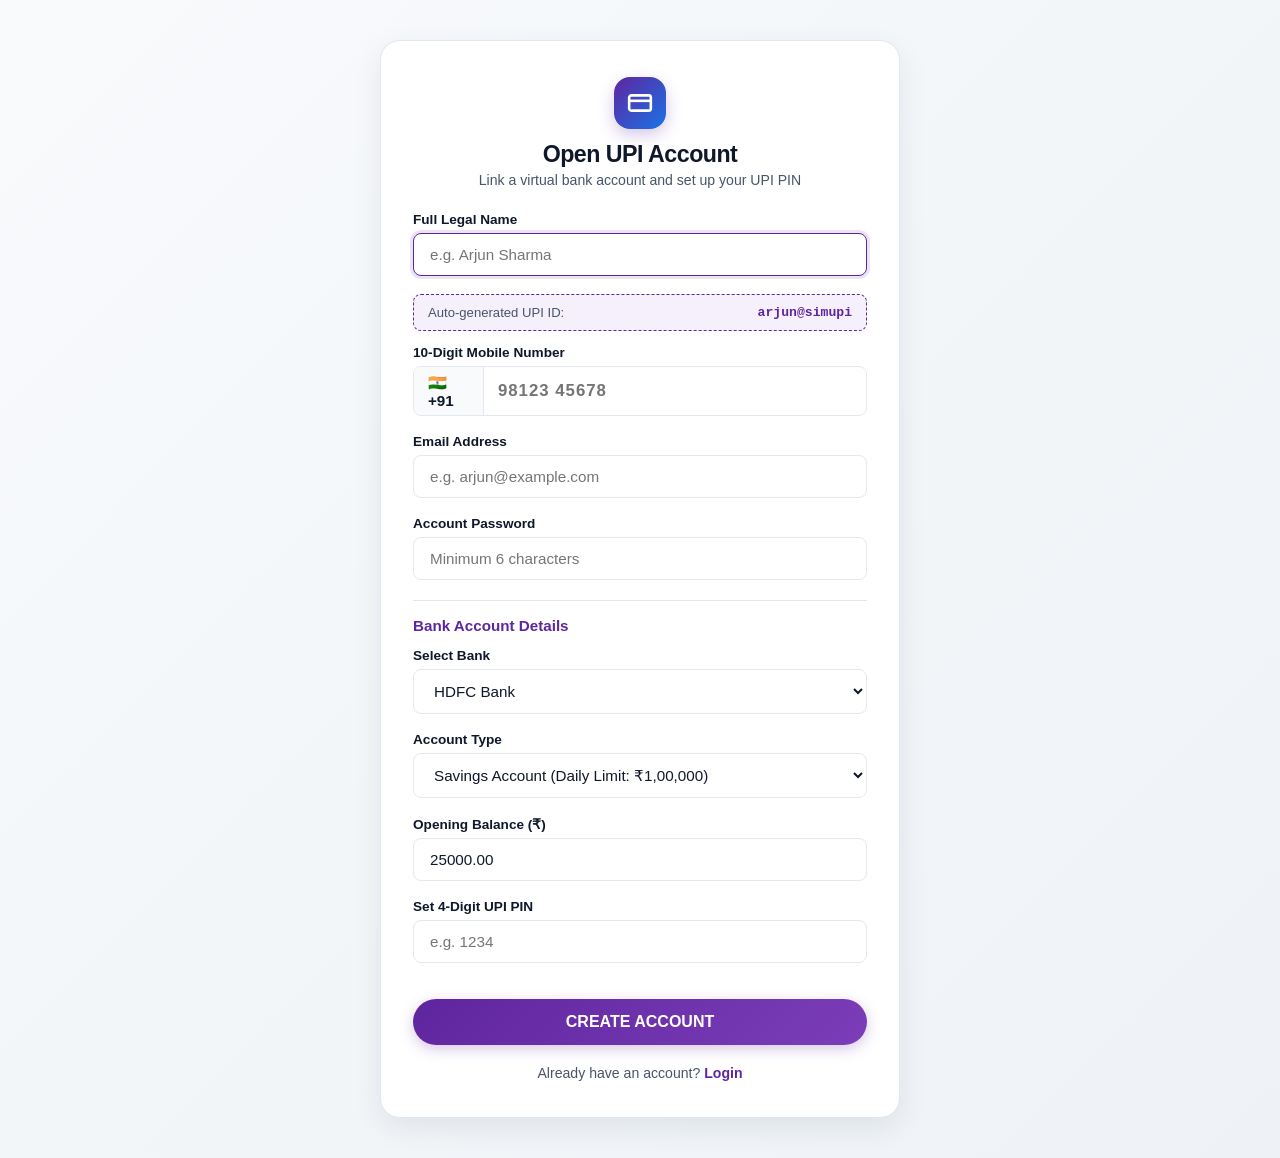
<file: docs/pages/register.html>
<!DOCTYPE html>
<html lang="en">
<head>
    <meta charset="UTF-8">
    <meta name="viewport" content="width=device-width, initial-scale=1.0">
    <title>Open Account - UPI Pay</title>
    <link rel="stylesheet" href="../css/style.css">
    <style>
        .register-page-container {
            min-height: 100vh;
            display: flex;
            flex-direction: column;
            justify-content: center;
            align-items: center;
            padding: 40px 16px;
            background: linear-gradient(135deg, #f8fafc 0%, #eef2f6 100%);
        }

        .register-card {
            width: 100%;
            max-width: 520px;
            background: #ffffff;
            border-radius: var(--radius-lg);
            padding: 36px 32px;
            box-shadow: 0 10px 30px rgba(15, 23, 42, 0.08);
            border: 1px solid var(--border-color);
        }
    </style>
</head>
<body>
    <div class="register-page-container">
        <div class="register-card">
            <div style="text-align: center; margin-bottom: 24px;">
                <div style="width: 52px; height: 52px; border-radius: 16px; background: linear-gradient(135deg, var(--primary), var(--secondary)); color: #fff; display: inline-flex; align-items: center; justify-content: center; margin-bottom: 12px; box-shadow: 0 6px 16px rgba(95, 37, 159, 0.25);">
                    <svg width="26" height="26" viewBox="0 0 24 24" fill="none" stroke="currentColor" stroke-width="2.4">
                        <rect x="2" y="5" width="20" height="14" rx="2"></rect>
                        <line x1="2" y1="10" x2="22" y2="10"></line>
                    </svg>
                </div>
                <h1 style="font-size: 1.45rem; font-weight: 800; letter-spacing: -0.5px;">Open UPI Account</h1>
                <p style="font-size: 0.88rem; color: var(--text-secondary); margin-top: 4px;">Link a virtual bank account and set up your UPI PIN</p>
            </div>

            <form id="register-form">
                <div class="form-group">
                    <label for="reg-name">Full Legal Name</label>
                    <input type="text" id="reg-name" class="form-control" placeholder="e.g. Arjun Sharma" required autofocus>
                </div>

                <div style="margin-bottom: 14px; font-size: 0.82rem; background: var(--primary-subtle); padding: 10px 14px; border-radius: var(--radius-sm); border: 1px dashed var(--primary); display: flex; justify-content: space-between; align-items: center;">
                    <span style="color: var(--text-secondary);">Auto-generated UPI ID:</span>
                    <strong id="upi-preview" style="color: var(--primary); font-family: monospace;">arjun@simupi</strong>
                </div>

                <div class="form-group">
                    <label for="reg-mobile">10-Digit Mobile Number</label>
                    <div class="phone-input-group">
                        <div class="country-prefix">🇮🇳 +91</div>
                        <input type="tel" id="reg-mobile" class="phone-control" placeholder="98123 45678" maxlength="10" required>
                    </div>
                </div>

                <div class="form-group">
                    <label for="reg-email">Email Address</label>
                    <input type="email" id="reg-email" class="form-control" placeholder="e.g. arjun@example.com" required>
                </div>

                <div class="form-group">
                    <label for="reg-password">Account Password</label>
                    <input type="password" id="reg-password" class="form-control" placeholder="Minimum 6 characters" minlength="6" required>
                </div>

                <hr style="border: 0; border-top: 1px solid var(--border-color); margin: 20px 0 16px;">
                <h3 style="font-size: 0.95rem; font-weight: 800; color: var(--primary); margin-bottom: 14px;">
                    Bank Account Details
                </h3>

                <div class="form-group">
                    <label for="reg-bank">Select Bank</label>
                    <select id="reg-bank" class="form-control" required>
                        <option value="HDFC Bank">HDFC Bank</option>
                        <option value="State Bank of India">State Bank of India (SBI)</option>
                        <option value="ICICI Bank">ICICI Bank</option>
                        <option value="Axis Bank">Axis Bank</option>
                        <option value="Punjab National Bank">Punjab National Bank</option>
                    </select>
                </div>

                <div class="form-group">
                    <label for="reg-type">Account Type</label>
                    <select id="reg-type" class="form-control" required>
                        <option value="SAVINGS">Savings Account (Daily Limit: ₹1,00,000)</option>
                        <option value="CURRENT">Current Account (Daily Limit: ₹2,00,000)</option>
                    </select>
                </div>

                <div class="form-group">
                    <label for="reg-balance">Opening Balance (₹)</label>
                    <input type="number" id="reg-balance" class="form-control" value="25000.00" min="1000" step="500" required>
                </div>

                <div class="form-group">
                    <label for="reg-pin">Set 4-Digit UPI PIN</label>
                    <input type="password" id="reg-pin" class="form-control" placeholder="e.g. 1234" maxlength="4" minlength="4" required>
                </div>

                <button type="submit" class="btn btn-primary" id="reg-submit-btn" style="margin-top: 18px; padding: 14px; font-size: 1rem;">
                    CREATE ACCOUNT
                </button>
            </form>

            <div style="text-align: center; margin-top: 20px; font-size: 0.88rem; color: var(--text-secondary);">
                Already have an account? 
                <a href="login.html" style="color: var(--primary); font-weight: 700; text-decoration: none;">Login</a>
            </div>
        </div>
    </div>

    <script src="../js/app.js"></script>
    <script src="../js/auth.js"></script>
    <script>
        document.addEventListener('DOMContentLoaded', () => {
            AuthModule.initRegisterPage();
        });
    </script>
</body>
</html>
</file>
<file: docs/css/style.css>
/* ====================================================================
   UPI Pay - Desktop-Default & Mobile-Responsive Design System
   Inspired by Google Pay & PhonePe Digital Payment Platforms
   ==================================================================== */

:root {
    --primary: #5f259f;           /* PhonePe Royal Purple */
    --primary-light: #7b3eb8;
    --primary-dark: #461678;
    --primary-subtle: #f5f0fb;
    --secondary: #1a73e8;         /* Google Pay Royal Blue */
    --secondary-subtle: #e8f0fe;
    --accent: #00d09c;            /* Mint Accent */
    --bg-page: #f8fafc;           /* Clean Modern Background */
    --bg-surface: #ffffff;
    --text-primary: #0f172a;
    --text-secondary: #475569;
    --text-muted: #94a3b8;
    --border-color: #e2e8f0;
    --border-subtle: #f1f5f9;
    --success: #059669;
    --success-bg: #ecfdf5;
    --danger: #dc2626;
    --danger-bg: #fef2f2;
    --warning: #d97706;
    --warning-bg: #fffbeb;
    --shadow-sm: 0 1px 3px rgba(15, 23, 42, 0.06);
    --shadow-md: 0 4px 14px rgba(15, 23, 42, 0.08);
    --shadow-lg: 0 10px 28px rgba(15, 23, 42, 0.12);
    --radius-sm: 8px;
    --radius-md: 14px;
    --radius-lg: 20px;
    --radius-pill: 9999px;
    --transition: all 0.2s cubic-bezier(0.4, 0, 0.2, 1);
}

* {
    margin: 0;
    padding: 0;
    box-sizing: border-box;
    font-family: -apple-system, BlinkMacSystemFont, "Segoe UI", Roboto, "Helvetica Neue", Arial, sans-serif;
    -webkit-tap-highlight-color: transparent;
}

body {
    background-color: var(--bg-page);
    color: var(--text-primary);
    min-height: 100vh;
    display: flex;
    flex-direction: column;
}

/* ====================================================================
   Desktop Top Navigation Bar
   ==================================================================== */
.desktop-navbar {
    background: #ffffff;
    border-bottom: 1px solid var(--border-color);
    position: sticky;
    top: 0;
    z-index: 100;
    box-shadow: 0 2px 8px rgba(0, 0, 0, 0.04);
}

.desktop-navbar-inner {
    max-width: 1200px;
    margin: 0 auto;
    padding: 0 24px;
    height: 68px;
    display: flex;
    align-items: center;
    justify-content: space-between;
}

.nav-brand {
    display: flex;
    align-items: center;
    gap: 10px;
    text-decoration: none;
    color: var(--primary);
    font-weight: 800;
    font-size: 1.35rem;
    letter-spacing: -0.5px;
}

.brand-icon {
    width: 38px;
    height: 38px;
    border-radius: 10px;
    background: linear-gradient(135deg, var(--primary), var(--secondary));
    color: white;
    display: flex;
    align-items: center;
    justify-content: center;
    box-shadow: 0 4px 10px rgba(95, 37, 159, 0.25);
}

.nav-links {
    display: flex;
    align-items: center;
    gap: 8px;
    list-style: none;
}

.nav-link {
    display: flex;
    align-items: center;
    gap: 8px;
    padding: 8px 16px;
    border-radius: var(--radius-pill);
    text-decoration: none;
    color: var(--text-secondary);
    font-size: 0.92rem;
    font-weight: 600;
    transition: var(--transition);
}

.nav-link:hover {
    color: var(--primary);
    background: var(--primary-subtle);
}

.nav-link.active {
    color: #ffffff;
    background: var(--primary);
}

.nav-link svg {
    width: 18px;
    height: 18px;
}

.nav-user-actions {
    display: flex;
    align-items: center;
    gap: 14px;
}

.user-profile-badge {
    display: flex;
    align-items: center;
    gap: 10px;
    padding: 6px 14px 6px 6px;
    background: var(--primary-subtle);
    border-radius: var(--radius-pill);
    border: 1px solid rgba(95, 37, 159, 0.15);
}

.user-avatar-sm {
    width: 32px;
    height: 32px;
    border-radius: 50%;
    background: linear-gradient(135deg, var(--primary), var(--secondary));
    color: white;
    font-weight: 700;
    display: flex;
    align-items: center;
    justify-content: center;
    font-size: 0.85rem;
}

.user-name-sm {
    font-size: 0.85rem;
    font-weight: 700;
    color: var(--primary);
    line-height: 1.1;
}

.user-upi-sm {
    font-size: 0.72rem;
    color: var(--text-secondary);
}

.btn-logout {
    border: 1px solid var(--border-color);
    background: #ffffff;
    padding: 8px 14px;
    border-radius: var(--radius-pill);
    cursor: pointer;
    color: var(--danger);
    font-weight: 600;
    font-size: 0.85rem;
    display: flex;
    align-items: center;
    gap: 6px;
    transition: var(--transition);
}

.btn-logout:hover {
    background: var(--danger-bg);
    border-color: #fca5a5;
}

/* ====================================================================
   Main Responsive Layout Containers
   ==================================================================== */
.main-wrapper {
    max-width: 1200px;
    width: 100%;
    margin: 0 auto;
    padding: 28px 24px 60px;
    flex: 1;
}

/* 2-Column Responsive Dashboard Layout */
.dashboard-grid {
    display: grid;
    grid-template-columns: 400px 1fr;
    gap: 28px;
    align-items: start;
}

/* Centered Form Layout (For Login, Register, Send) */
.auth-wrapper {
    max-width: 440px;
    margin: 40px auto;
    width: 100%;
}

.centered-page-wrapper {
    max-width: 620px;
    margin: 20px auto;
    width: 100%;
}

/* ====================================================================
   Cards & Surfaces
   ==================================================================== */
.card {
    background: var(--bg-surface);
    border-radius: var(--radius-md);
    padding: 24px;
    border: 1px solid var(--border-color);
    box-shadow: var(--shadow-sm);
    transition: var(--transition);
}

.card:hover {
    box-shadow: var(--shadow-md);
}

.card-title {
    font-size: 1.05rem;
    font-weight: 800;
    color: var(--text-primary);
    margin-bottom: 16px;
    display: flex;
    align-items: center;
    justify-content: space-between;
}

/* ====================================================================
   Virtual Bank Account Card (PhonePe Signature Gradient)
   ==================================================================== */
.bank-card {
    background: linear-gradient(135deg, #4a154b, #5f259f 50%, #1a73e8 100%);
    border-radius: var(--radius-lg);
    padding: 24px;
    color: #ffffff;
    box-shadow: 0 10px 24px rgba(95, 37, 159, 0.28);
    position: relative;
    overflow: hidden;
}

.bank-card::after {
    content: '';
    position: absolute;
    top: -50px;
    right: -50px;
    width: 140px;
    height: 140px;
    border-radius: 50%;
    background: rgba(255, 255, 255, 0.08);
}

.bank-card-header {
    display: flex;
    justify-content: space-between;
    align-items: flex-start;
    margin-bottom: 24px;
}

.bank-name {
    font-size: 1.15rem;
    font-weight: 800;
    letter-spacing: -0.3px;
}

.account-type-tag {
    font-size: 0.72rem;
    font-weight: 700;
    padding: 4px 10px;
    border-radius: var(--radius-pill);
    background: rgba(255, 255, 255, 0.2);
    letter-spacing: 0.5px;
    backdrop-filter: blur(4px);
}

.account-number {
    font-family: monospace;
    font-size: 1.15rem;
    letter-spacing: 2.5px;
    font-weight: 600;
    margin-bottom: 20px;
}

.bank-card-footer {
    display: flex;
    justify-content: space-between;
    align-items: flex-end;
    border-top: 1px solid rgba(255, 255, 255, 0.18);
    padding-top: 14px;
}

.balance-label {
    font-size: 0.75rem;
    text-transform: uppercase;
    letter-spacing: 0.5px;
    opacity: 0.85;
}

.balance-value {
    font-size: 1.45rem;
    font-weight: 800;
    letter-spacing: -0.5px;
    margin-top: 2px;
}

/* ====================================================================
   Transfer Quick Actions Grid (PhonePe 4-Grid Style)
   ==================================================================== */
.quick-actions-grid {
    display: grid;
    grid-template-columns: repeat(4, 1fr);
    gap: 14px;
    margin-top: 14px;
}

.action-tile {
    display: flex;
    flex-direction: column;
    align-items: center;
    gap: 8px;
    text-decoration: none;
    color: var(--text-primary);
    cursor: pointer;
    transition: var(--transition);
}

.action-tile:hover {
    transform: translateY(-3px);
}

.tile-icon {
    width: 54px;
    height: 54px;
    border-radius: 16px;
    display: flex;
    align-items: center;
    justify-content: center;
    background: var(--primary-subtle);
    color: var(--primary);
    transition: var(--transition);
    border: 1px solid rgba(95, 37, 159, 0.12);
}

.action-tile:hover .tile-icon {
    background: var(--primary);
    color: #ffffff;
    box-shadow: 0 6px 16px rgba(95, 37, 159, 0.3);
}

.tile-icon svg {
    width: 24px;
    height: 24px;
    stroke: currentColor;
    stroke-width: 2.2;
    fill: none;
}

.tile-label {
    font-size: 0.78rem;
    font-weight: 700;
    text-align: center;
    color: var(--text-secondary);
}

/* ====================================================================
   Forms & Controls
   ==================================================================== */
.form-group {
    margin-bottom: 18px;
    display: flex;
    flex-direction: column;
    gap: 6px;
}

label {
    font-size: 0.85rem;
    font-weight: 700;
    color: var(--text-primary);
}

.form-control {
    width: 100%;
    padding: 12px 16px;
    border: 1.5px solid var(--border-color);
    border-radius: var(--radius-sm);
    font-size: 0.95rem;
    outline: none;
    background: #ffffff;
    color: var(--text-primary);
    transition: var(--transition);
}

.form-control:focus {
    border-color: var(--primary);
    box-shadow: 0 0 0 3px rgba(95, 37, 159, 0.12);
}

.phone-input-group {
    display: flex;
    align-items: center;
    border: 1.5px solid var(--border-color);
    border-radius: var(--radius-sm);
    background: #ffffff;
    overflow: hidden;
    transition: var(--transition);
}

.phone-input-group:focus-within {
    border-color: var(--primary);
    box-shadow: 0 0 0 3px rgba(95, 37, 159, 0.12);
}

.country-prefix {
    padding: 0 14px;
    font-weight: 700;
    color: var(--text-primary);
    background: #f8fafc;
    border-right: 1px solid var(--border-color);
    display: flex;
    align-items: center;
    gap: 6px;
    font-size: 0.95rem;
    height: 48px;
}

.phone-control {
    border: none;
    padding: 12px 14px;
    width: 100%;
    font-size: 1.05rem;
    letter-spacing: 1px;
    font-weight: 600;
    outline: none;
}

/* ====================================================================
   Buttons
   ==================================================================== */
.btn {
    display: inline-flex;
    align-items: center;
    justify-content: center;
    gap: 8px;
    padding: 12px 20px;
    border-radius: var(--radius-pill);
    font-size: 0.92rem;
    font-weight: 700;
    cursor: pointer;
    border: none;
    transition: var(--transition);
    text-decoration: none;
    width: 100%;
}

.btn-primary {
    background: linear-gradient(135deg, var(--primary), var(--primary-light));
    color: #ffffff;
    box-shadow: 0 4px 14px rgba(95, 37, 159, 0.25);
}

.btn-primary:hover {
    box-shadow: 0 6px 20px rgba(95, 37, 159, 0.38);
    transform: translateY(-1px);
}

.btn-outline {
    background: transparent;
    color: var(--primary);
    border: 1.5px solid var(--primary);
}

.btn-outline:hover {
    background: var(--primary-subtle);
}

/* ====================================================================
   Transaction Passbook Items
   ==================================================================== */
.transaction-list {
    display: flex;
    flex-direction: column;
}

.transaction-item {
    display: flex;
    align-items: center;
    justify-content: space-between;
    padding: 14px 12px;
    border-bottom: 1px solid var(--border-subtle);
    text-decoration: none;
    color: inherit;
    border-radius: var(--radius-sm);
    transition: var(--transition);
}

.transaction-item:hover {
    background: #f8fafc;
}

.transaction-item:last-child {
    border-bottom: none;
}

.tx-left {
    display: flex;
    align-items: center;
    gap: 12px;
}

.tx-avatar {
    width: 42px;
    height: 42px;
    border-radius: 50%;
    background: var(--primary-subtle);
    color: var(--primary);
    font-weight: 700;
    display: flex;
    align-items: center;
    justify-content: center;
    font-size: 0.95rem;
}

.tx-details {
    display: flex;
    flex-direction: column;
    gap: 2px;
}

.tx-name {
    font-size: 0.92rem;
    font-weight: 700;
    color: var(--text-primary);
}

.tx-meta {
    font-size: 0.75rem;
    color: var(--text-muted);
}

.tx-right {
    text-align: right;
    display: flex;
    flex-direction: column;
    align-items: flex-end;
    gap: 4px;
}

.tx-amount {
    font-size: 1rem;
    font-weight: 800;
    letter-spacing: -0.3px;
}

.tx-amount.debit {
    color: var(--danger);
}

.tx-amount.credit {
    color: var(--success);
}

.badge {
    padding: 3px 8px;
    border-radius: var(--radius-pill);
    font-size: 0.68rem;
    font-weight: 700;
    text-transform: uppercase;
    letter-spacing: 0.5px;
}

.badge-success {
    background: var(--success-bg);
    color: var(--success);
}

.badge-failed {
    background: var(--danger-bg);
    color: var(--danger);
}

.badge-pending {
    background: var(--warning-bg);
    color: var(--warning);
}

/* ====================================================================
   Filter Tabs
   ==================================================================== */
.filter-tabs {
    display: flex;
    gap: 8px;
    margin: 16px 0;
}

.filter-tab {
    padding: 7px 16px;
    border-radius: var(--radius-pill);
    font-size: 0.8rem;
    font-weight: 700;
    border: 1px solid var(--border-color);
    background: #ffffff;
    color: var(--text-secondary);
    cursor: pointer;
    transition: var(--transition);
}

.filter-tab.active {
    background: var(--primary);
    color: #ffffff;
    border-color: var(--primary);
}

/* ====================================================================
   Receipt Card
   ==================================================================== */
.receipt-card {
    background: #ffffff;
    border-radius: var(--radius-md);
    padding: 28px 24px;
    border: 1px solid var(--border-color);
    box-shadow: var(--shadow-md);
}

.receipt-header {
    text-align: center;
    border-bottom: 1px dashed var(--border-color);
    padding-bottom: 20px;
    margin-bottom: 18px;
}

.receipt-row {
    display: flex;
    justify-content: space-between;
    align-items: center;
    padding: 10px 0;
    border-bottom: 1px solid var(--border-subtle);
    font-size: 0.88rem;
}

.receipt-row:last-child {
    border-bottom: none;
}

.receipt-label {
    color: var(--text-secondary);
}

.receipt-val {
    font-weight: 700;
    color: var(--text-primary);
}

/* ====================================================================
   PIN Keypad Modal & Dot Indicators (Google Pay & PhonePe Style)
   ==================================================================== */
.keypad-modal-overlay,
.modal-backdrop {
    position: fixed !important;
    top: 0 !important;
    left: 0 !important;
    right: 0 !important;
    bottom: 0 !important;
    width: 100vw !important;
    height: 100vh !important;
    background: rgba(15, 23, 42, 0.72) !important;
    backdrop-filter: blur(8px) !important;
    -webkit-backdrop-filter: blur(8px) !important;
    display: none !important;
    align-items: center !important;
    justify-content: center !important;
    z-index: 99999 !important;
    padding: 16px !important;
    box-sizing: border-box !important;
}

.keypad-modal-overlay.show,
.modal-backdrop.active {
    display: flex !important;
}

.keypad-bottom-sheet,
.pin-modal-card {
    background: #ffffff;
    border-radius: var(--radius-lg);
    width: 100%;
    max-width: 380px;
    padding: 28px 24px;
    box-shadow: 0 25px 50px -12px rgba(0, 0, 0, 0.35);
    text-align: center;
    animation: popInModal 0.25s cubic-bezier(0.16, 1, 0.3, 1);
    border: 1px solid var(--border-color);
    position: relative;
    margin: auto;
}

@keyframes popInModal {
    from {
        opacity: 0;
        transform: scale(0.92) translateY(16px);
    }
    to {
        opacity: 1;
        transform: scale(1) translateY(0);
    }
}

.keypad-header {
    margin-bottom: 20px;
}

.keypad-title {
    font-size: 1.15rem;
    font-weight: 800;
    letter-spacing: 0.5px;
    color: var(--text-primary);
    margin-bottom: 6px;
    text-transform: uppercase;
}

.keypad-subtitle {
    font-size: 0.88rem;
    color: var(--text-secondary);
    line-height: 1.4;
}

.pin-dots-container,
.pin-dots {
    display: flex;
    justify-content: center;
    align-items: center;
    gap: 16px;
    margin: 20px 0 24px;
}

.pin-dot {
    width: 16px;
    height: 16px;
    border-radius: 50%;
    border: 2px solid var(--primary);
    background: #ffffff;
    transition: all 0.2s cubic-bezier(0.4, 0, 0.2, 1);
}

.pin-dot.filled {
    background: var(--primary);
    transform: scale(1.18);
    box-shadow: 0 0 0 3px rgba(37, 99, 235, 0.25);
}

.keypad-grid {
    display: grid;
    grid-template-columns: repeat(3, 1fr);
    gap: 12px;
    max-width: 320px;
    margin: 0 auto;
}

.key-btn {
    height: 56px;
    border-radius: var(--radius-md);
    border: 1px solid var(--border-color);
    background: #ffffff;
    font-size: 1.35rem;
    font-weight: 700;
    color: var(--text-primary);
    display: flex;
    align-items: center;
    justify-content: center;
    cursor: pointer;
    transition: var(--transition);
    user-select: none;
    -webkit-tap-highlight-color: transparent;
}

.key-btn:hover {
    background: var(--primary-subtle);
    border-color: var(--primary);
    color: var(--primary);
}

.key-btn:active {
    transform: scale(0.95);
    background: #dbeafe;
}

.key-btn.action-btn {
    background: #f8fafc;
    color: var(--text-secondary);
    font-size: 1.15rem;
}

.key-btn.action-btn:hover {
    background: #f1f5f9;
    color: var(--danger);
}

.submit-key {
    width: 100% !important;
    max-width: 320px;
    margin: 18px auto 0 !important;
    display: flex !important;
    align-items: center;
    justify-content: center;
    height: 48px;
    font-size: 0.95rem;
    font-weight: 700;
    letter-spacing: 0.5px;
}

/* ====================================================================
   Result Screens (Success & Failure)
   ==================================================================== */
.result-screen {
    display: none;
    flex-direction: column;
    align-items: center;
    text-align: center;
    padding: 40px 20px;
    background: #ffffff;
    border-radius: var(--radius-md);
    border: 1px solid var(--border-color);
}

.result-screen.active {
    display: flex;
}

.result-icon-wrapper {
    width: 72px;
    height: 72px;
    border-radius: 50%;
    display: flex;
    align-items: center;
    justify-content: center;
    margin-bottom: 20px;
    position: relative;
}

.result-icon-wrapper.success {
    background: var(--success-bg);
    color: var(--success);
}

.result-icon-wrapper.failure {
    background: var(--danger-bg);
    color: var(--danger);
}

.result-icon-wrapper svg {
    width: 36px;
    height: 36px;
    stroke: currentColor;
    stroke-width: 2.5;
    fill: none;
}

/* ====================================================================
   Toast Container
   ==================================================================== */
#toast-container {
    position: fixed;
    top: 24px;
    right: 24px;
    z-index: 9999;
    display: flex;
    flex-direction: column;
    gap: 10px;
}

.toast {
    display: flex;
    align-items: center;
    gap: 10px;
    padding: 12px 18px;
    border-radius: var(--radius-sm);
    color: #ffffff;
    font-size: 0.88rem;
    font-weight: 600;
    box-shadow: var(--shadow-lg);
    animation: fadeIn 0.3s ease;
    max-width: 380px;
}

.toast-success {
    background: #059669;
}

.toast-error {
    background: #dc2626;
}

.toast-info {
    background: #1e293b;
}

/* ====================================================================
   Mobile Bottom Navigation (Hidden on Desktop)
   ==================================================================== */
.bottom-nav {
    display: none;
    position: fixed;
    bottom: 0;
    left: 0;
    right: 0;
    height: 64px;
    background: #ffffff;
    border-top: 1px solid var(--border-color);
    box-shadow: 0 -2px 10px rgba(0, 0, 0, 0.05);
    z-index: 90;
    justify-content: space-around;
    align-items: center;
}

.bottom-nav .nav-item {
    display: flex;
    flex-direction: column;
    align-items: center;
    gap: 3px;
    text-decoration: none;
    color: var(--text-muted);
    font-size: 0.72rem;
    font-weight: 600;
    transition: var(--transition);
}

.bottom-nav .nav-item svg {
    width: 22px;
    height: 22px;
    stroke: currentColor;
    stroke-width: 2;
    fill: none;
}

.bottom-nav .nav-item.active {
    color: var(--primary);
}

/* ====================================================================
   Responsive Breakpoints (@media queries)
   ==================================================================== */
@media (max-width: 860px) {
    .dashboard-grid {
        grid-template-columns: 1fr;
    }
}

@media (max-width: 768px) {
    .desktop-navbar .nav-links {
        display: none;
    }

    .main-wrapper {
        padding: 16px 14px 80px;
    }

    .bottom-nav {
        display: flex;
    }

    #toast-container {
        top: 16px;
        right: 16px;
        left: 16px;
    }

    .toast {
        max-width: 100%;
    }
}
</file>
